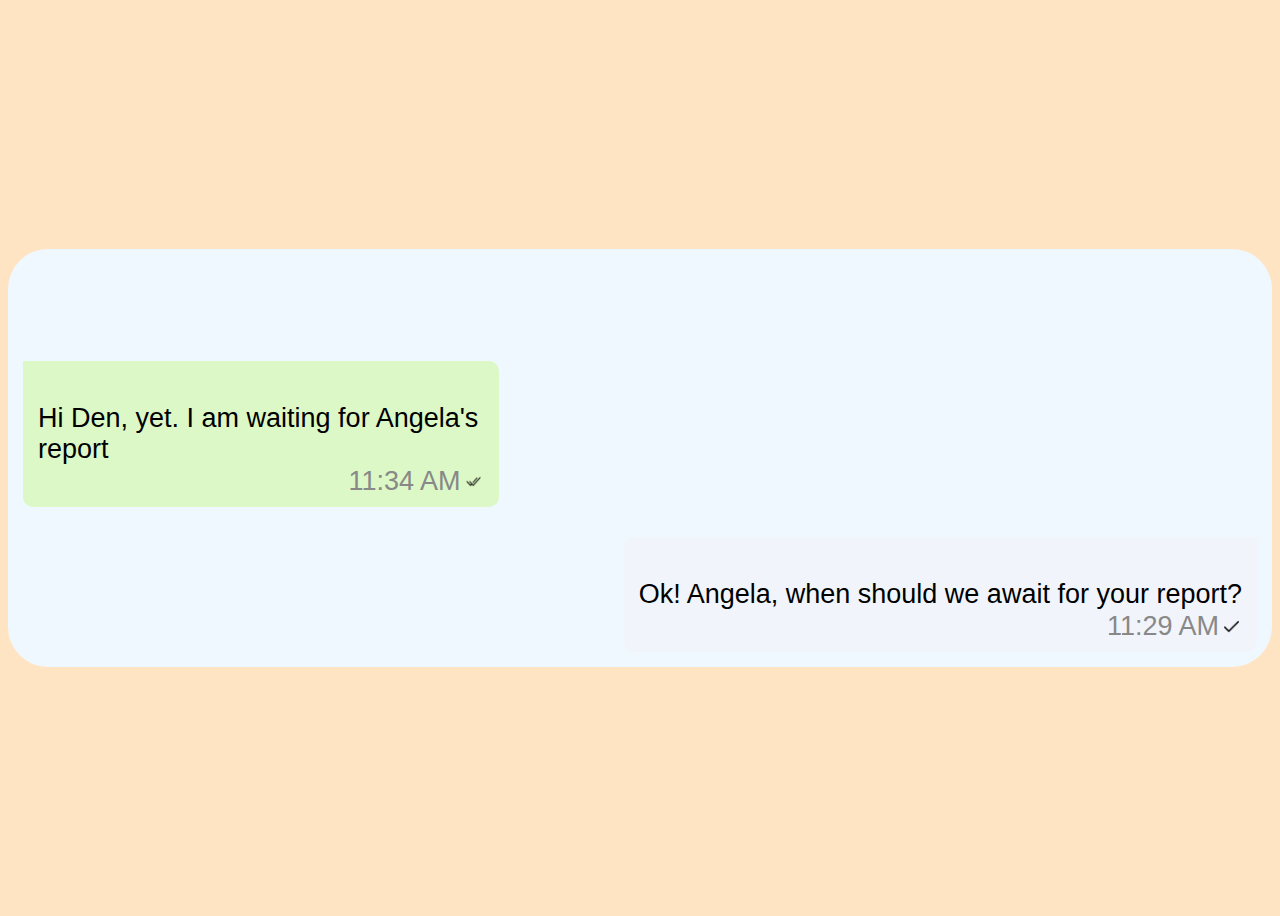
<file: Chat/index.html>
<!DOCTYPE html>
<html lang="en">
<head>
  <meta charset="UTF-8">
  <meta name="viewport" content="width=device-width, initial-scale=1.0">
  <title>Chat Style</title>
  <link rel="stylesheet" href="styles.css">
</head>
<body>

  <div class="chat-container">
    <img src="Rick.jpeg" alt="Avatar" class="avatar">
    
    <!-- Primer mensaje del remitente con imagen afuera -->
    <div class="message-container left">
      <div class="message">
        <p>Hi Den, yet. I am waiting for Angela's report</p>
        <span class="timestamp">
          <span class="time">11:34 AM</span>
          <img src="seen.png" alt="Tick" class="tick">
        </span>
      </div>
    </div>

    <!-- Mensaje del usuario (sin imagen) -->
    <div class="message-container right">
      <div class="message">
        <p>Ok! Angela, when should we await for your report?</p>
        <span class="timestamp">
          <span class="time">11:29 AM</span>
          <img src="tick.png" alt="Double Tick" class="double-tick">
        </span>
      </div>
    </div>
  </div>

</body>
</html>
</file>
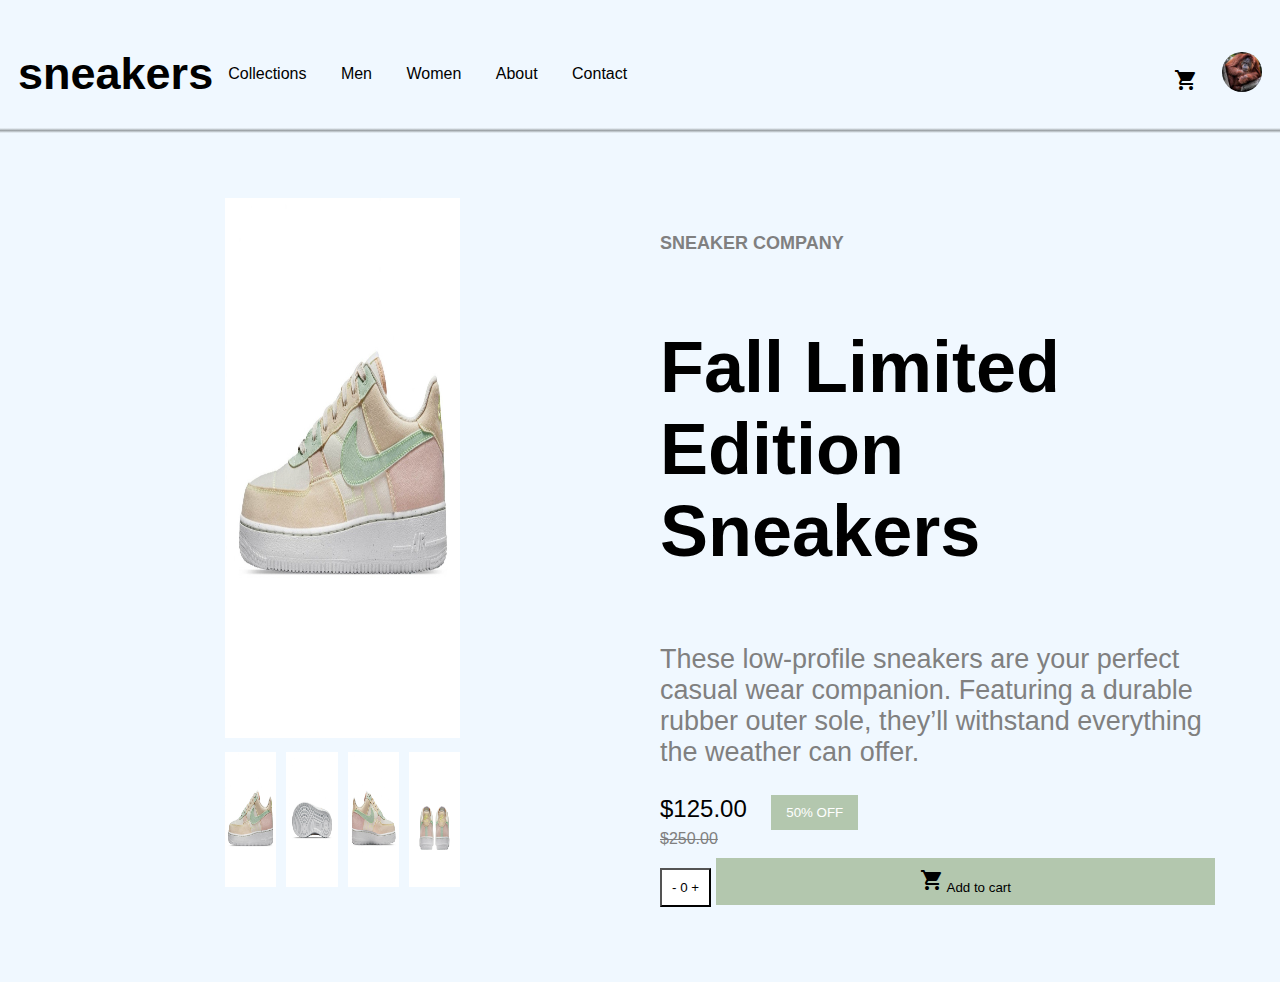
<file: Sneakers/index.html>
<!DOCTYPE html>
<html lang="es">
<head>
    <meta charset="UTF-8">
    <meta name="viewport" content="width=device-width, initial-scale=1.0">
    <link rel="stylesheet" href="styles.css">
    <link href="https://fonts.googleapis.com/icon?family=Material+Icons" rel="stylesheet">
    <title>Sneakers</title>
</head>
<body>
    <header>
        <h1>sneakers</h1>
        <nav>
            <ul>
                <li><a href="#">Collections</a></li>
                <li><a href="#">Men</a></li>
                <li><a href="#">Women</a></li>
                <li><a href="#">About</a></li>
                <li><a href="#">Contact</a></li>
            </ul>
        </nav>
        <div class="cart-icon">
            <i class="material-icons" style="margin-right: 20px;">shopping_cart</i>
            <img src="images.jpeg" alt="Cart" class="cart-image">
        </div>
    </header>
    <div class="line"></div>
    <main>
        <div class="product-container">
            <div class="product-image">
                <img src="sneakers.jpg" alt="Sneaker" class="product">
                <div class="thumbnail-container">
                    <img src="sneakers.jpg" alt="Thumbnail 1" class="image">
                    <img src="sneakers-abajo.jpg" alt="Thumbnail 2" class="image">
                    <img src="sneakers2.jpg" alt="Thumbnail 3" class="image">
                    <img src="sneaker-atras.png" alt="Thumbnail 4" class="image">
                </div>
            </div>
            <div class="product-details">
                <h2>SNEAKER COMPANY</h2>
                <h3 style="font-size: 8vh;">Fall Limited Edition Sneakers</h3>
                <p style="font-size: 3vh; color: gray;">These low-profile sneakers are your perfect casual wear companion. Featuring a durable rubber outer sole, they’ll withstand everything the weather can offer.</p>
                <div class="price">
                    <div class="price-line">
                        <span class="discounted-price">$125.00</span>
                        <button class="discount-button">50% OFF</button>
                    </div>
                    <span class="original-price">$250.00</span>
                </div>
                <div class="quantity">
                    <button style="background-color: white">- 0 +</button>
                    <button class="add-to-cart">
                        <i class="material-icons">shopping_cart</i> Add to cart
                    </button>
                </div>
            </div>
        </div>
    </main>
</body>
</html>
</file>
<file: Chat/styles.css>
* {
    font-size: 3vh;
}

body {
    font-family: Arial, sans-serif;
    background-color: #ffe4c4;
    display: grid;
    justify-content: center;
    align-items: center;
    height: 100vh;
}

.chat-container {
    min-width: 80hv;
    width: 100%;
    background-color: rgba(240,248,255,255);
    border-radius: 40px;
}

.message-container {
    display: grid;
    grid-template-columns: 1fr;
    align-items: start;
    position: relative;
}

.avatar {
    width: 90px;
    height: 90px;
    border-radius: 50%;
    position: relative;
    left: -120px; 
}

.message {
    border-radius: 10px;
    padding: 15px;
    margin: 15px; 
    position: relative;
}

.message-container.left {
    max-width: 2fr;
    grid-template-columns: 2fr 3fr;
}

.message-container.left .message {
    background-color: #DCF8C6;
    border-top-left-radius: 0;
}

.message-container.right {
    max-width: 2fr;
    grid-template-columns: 2fr; 
    justify-content: end;
}

.message-container.right .message {
    background-color: #f1f5fb;
    border-top-right-radius: 0;
    justify-self: end;
}

.timestamp {
    position: absolute;
    bottom: 10px;
    right: 15px;
    font-size: 2vh;
    color: #888;
    display: flex;
    align-items: center;
}


.tick, .double-tick {
    width: 15px;
    height: auto;
    margin-right: 3px;
}

.time {
    margin-right: 5px;
}
</file>
<file: Sneakers/styles.css>
body {
    font-family: Arial, sans-serif;
    margin: 0;
    padding: 0;
    background-color: #f0f8ff;
}

header {
    display: grid;
    grid-template-columns: auto 1fr auto; /* Ajusta las columnas */
    align-items: center;
    margin: 2vh;
    height: 10vh;
    background-color: #f0f8ff;
}

.line {
    height: 5px;
    background: linear-gradient(transparent, rgba(79, 84, 84, 0.5), transparent);
    margin: 20px 0;
}

header h1 {
    grid-column: 1; /* El título en la primera columna */
    font-size: 5vh;
}

nav {
    grid-column: 2; /* El nav en la segunda columna */
}

nav ul {
    display: inline; /* Cambiado a inline para estar en una sola línea */
    list-style: none;
    margin: 0;
    padding: 0;
}

nav ul li {
    display: inline; /* Cambiado a inline para que los elementos de la lista estén en línea */
    margin: 0 15px; /* Espacio entre los elementos de la lista */
}

nav a {
    text-decoration: none;
    color: black;
}

.cart-icon {
    grid-column: 3; /* La imagen del carrito ahora está en la tercera columna */
    text-align: left; /* Alineado a la izquierda */
}

.cart-image {
    height: 40px; /* Ajusta el tamaño aquí */
    width: 40px; /* Ajusta el tamaño aquí */
    border-radius: 50%; /* Border radius de 50% */
}

.product-container {
    display: grid;
    grid-template-columns: 1fr 1fr;
    padding: 5vh;
}

.product-image {
    text-align: center;
    padding: 0vh 20vh;
}

.product {
    height: 60vh;
    width: 60vh;
}

.image {
    height: 15vh;
    width: 15vh;
}

.product-image img {
    max-width: 100%;
}

.thumbnail-container {
    height: 10vh;
    display: grid;
    grid-template-columns: repeat(4, 1fr);
    place-items: center;
    gap: 10px;
    margin-top: 10px;
}

.thumbnail-container img {
    cursor: pointer;
}

.product-details {
    max-width: 80vh;
    padding: 20px;
    align-items: center;
    justify-content: center;
}

.product-details h2 {
    font-size: 18px;
    color: gray;
}

.product-details h3 {
    font-size: 24px;
}

.price {
    display: block; /* Cambiado a bloque para que esté alineado a la izquierda */
    margin: 10px 0;
}

.price-line {
    display: block; /* Cambiado a bloque para que esté alineado a la izquierda */
}

.discounted-price {
    font-size: 24px;
    margin-right: 10px;
}

.discount-button {
    background-color: #b3c7ae;
    color: white;
    border: none;
    padding: 10px 15px;
    cursor: pointer;
    margin-left: 10px;
}

.original-price {
    text-decoration: line-through;
    color: gray;
    margin-top: 10px; /* Para agregar un espacio entre la línea de precio y el original */
}

.quantity {
    display: block; /* Cambiado a bloque para que esté alineado a la izquierda */
    margin: 10px 0;
}

.quantity button {
    background-color: #b3c7ae;
    color: black;
    padding: 10px;
    cursor: pointer;    
}

.add-to-cart {
    background-color: #b3c7ae;
    color: white;
    border: none;
    padding: 10px 20px;
    cursor: pointer;
    width: 90%;
    display: inline-block; /* Cambiado para mantener el alineado a la izquierda */
}
</file>
